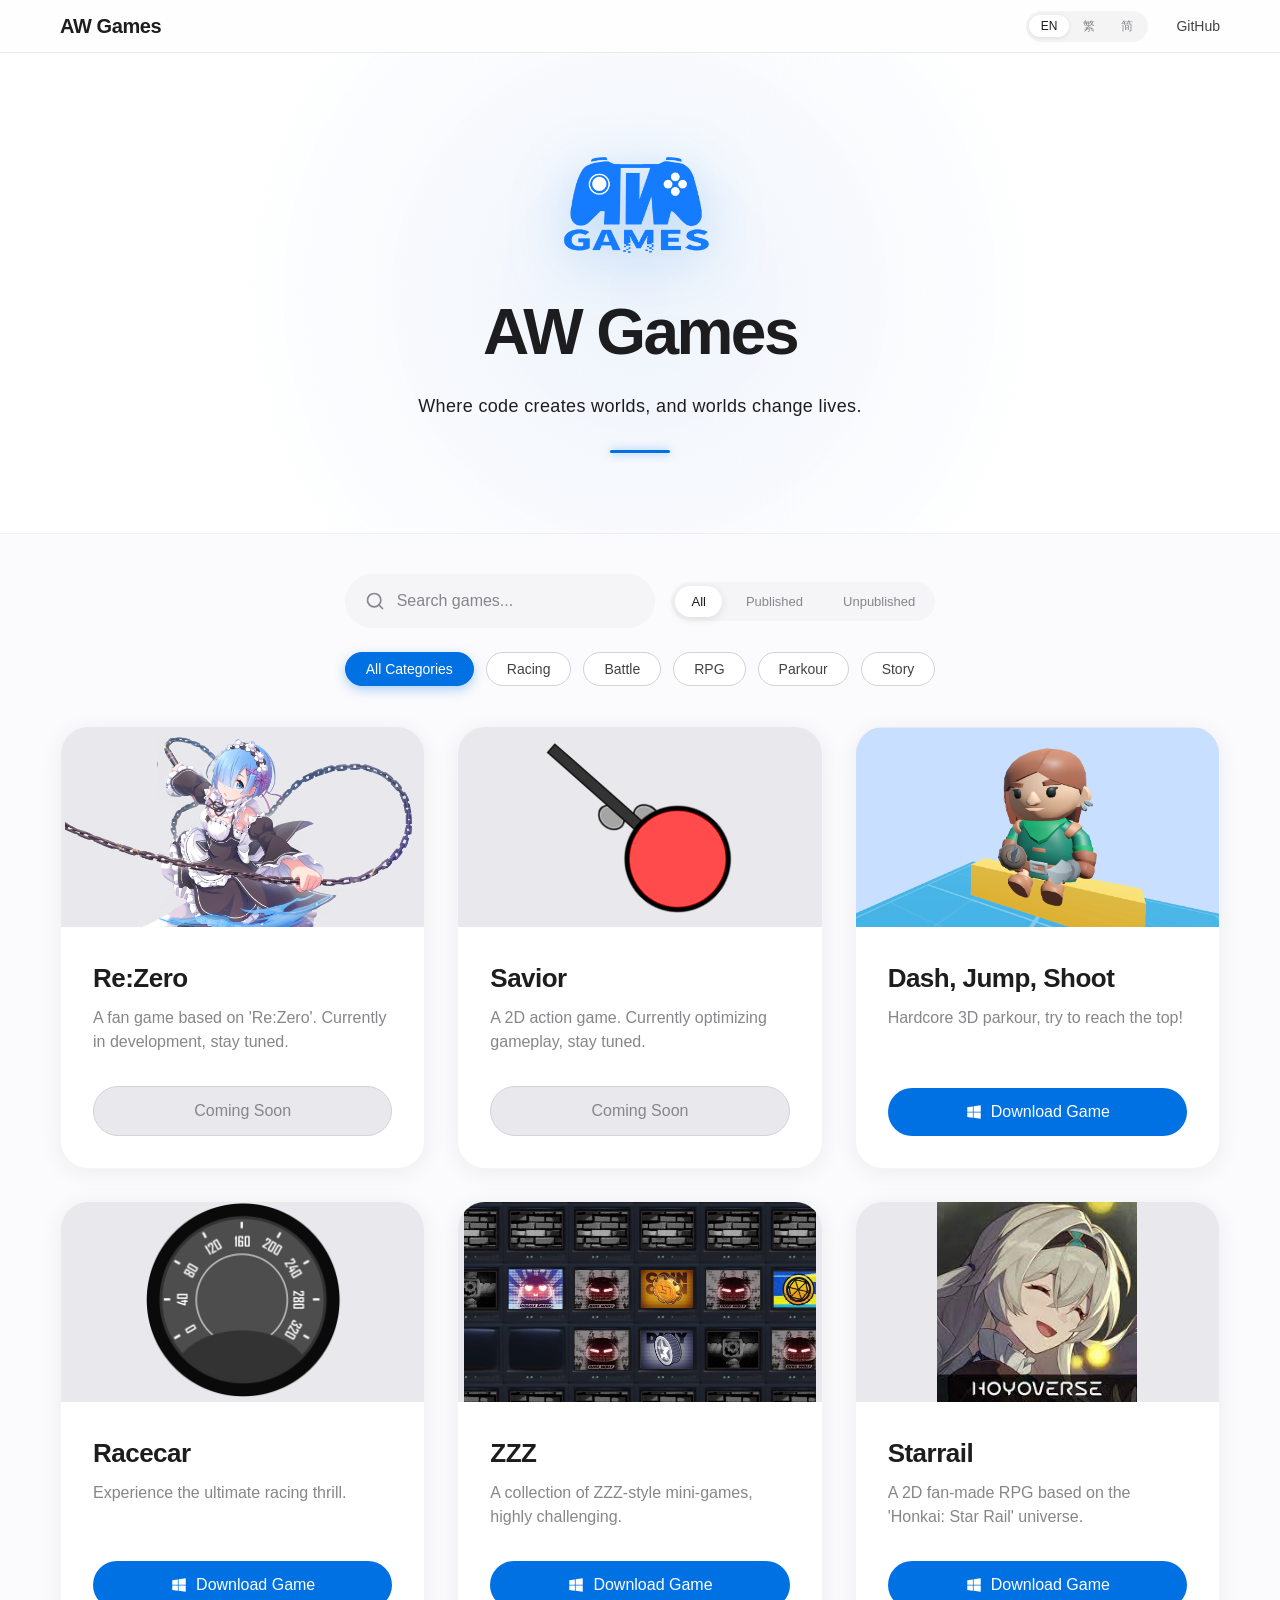
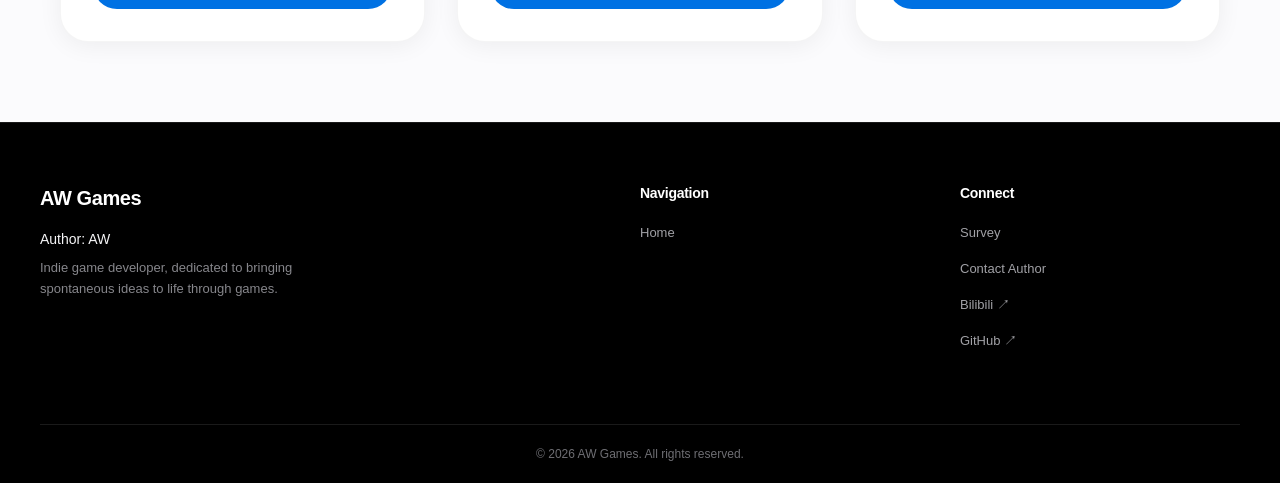
<file: index.html>
<!DOCTYPE html>
<html lang="zh-CN">
<head>
    <meta charset="UTF-8">
    <meta name="viewport" content="width=device-width, initial-scale=1.0">
    <title>AW Games</title>
    <link rel="stylesheet" href="style.css">
    <script src="i18n.js" defer></script>
    <style>
        /* 针对长文案微调 */
        .subtitle {
            font-size: 18px;
            letter-spacing: 0.02em;
            text-transform: none;
            line-height: 1.6;
            max-width: 600px;
            margin: 0 auto;
        }
        
        .btn-disabled {
            background-color: #e8e8ed;
            color: #86868b;
            cursor: not-allowed;
            border: 1px solid #d2d2d7;
        }
        .btn-disabled:hover { background-color: #e8e8ed; box-shadow: none; }

        .filter-top-row {
            display: flex;
            justify-content: space-between;
            align-items: center;
            width: 100%;
            max-width: 800px;
            margin: 0 auto;
            gap: 16px;
        }
        .filter-top-row .search-container { margin: 0; flex: 1; }

        .status-filters {
            display: flex;
            gap: 8px;
            background-color: #f5f5f7;
            padding: 4px;
            border-radius: 99px;
        }
        .status-btn {
            padding: 8px 16px;
            font-size: 13px;
            font-weight: 500;
            border-radius: 99px;
            border: none;
            background: transparent;
            color: #86868b;
            cursor: pointer;
            transition: all 0.2s ease;
        }
        .status-btn.active {
            background-color: #ffffff;
            color: #1d1d1f;
            box-shadow: 0 2px 8px rgba(0,0,0,0.1);
        }

        /* 极简语言切换器 */
        .lang-switch-group {
            display: flex;
            align-items: center;
            background-color: rgba(0, 0, 0, 0.04);
            padding: 3px;
            border-radius: 99px;
            gap: 2px;
        }
        .lang-btn {
            background: transparent;
            border: none;
            padding: 4px 12px;
            font-size: 12px;
            font-family: inherit;
            font-weight: 500;
            color: #86868b;
            border-radius: 99px;
            cursor: pointer;
            transition: all 0.3s ease;
        }
        .lang-btn:hover { color: #1d1d1f; }
        .lang-btn.active {
            background-color: #ffffff;
            color: #1d1d1f;
            box-shadow: 0 1px 4px rgba(0,0,0,0.1);
        }

        @media (max-width: 768px) {
            .filter-top-row { flex-direction: column; gap: 16px; }
            .status-filters { width: 100%; justify-content: center; }
            .status-btn { flex: 1; }
        }
    </style>
</head>
<body>

    <nav class="navbar">
        <div class="nav-content">
            <a href="index.html" class="nav-brand" data-i18n="nav_brand">AW Games</a>
            <div class="nav-links" style="align-items: center;">
                <div class="lang-switch-group" id="lang-switcher">
                    <button class="lang-btn" data-lang="en">EN</button>
                    <button class="lang-btn" data-lang="zh-TW">繁</button>
                    <button class="lang-btn active" data-lang="zh-CN">简</button>
                </div>
                <a href="https://github.com/aw-gd/AWGames" target="_blank" data-i18n="nav_github" style="margin-left: 8px;">GitHub</a>
            </div>
        </div>
    </nav>

    <div class="page-wrapper">
        
        <header class="hero">
            <div class="hero-content">
                <img src="assets/images/logo.png" alt="AW Games Logo" class="logo">
                <h1 class="hero-title" data-i18n="hero_title">AW Games</h1>
                <p class="subtitle" data-i18n="hero_subtitle">Where code creates worlds, and worlds change lives.</p>
                <div class="tech-line"></div>
            </div>
        </header>

        <section class="filter-section">
            <div class="filter-top-row">
                <div class="search-container">
                    <svg class="search-icon" viewBox="0 0 24 24" fill="none" stroke="currentColor" stroke-width="2" stroke-linecap="round" stroke-linejoin="round">
                        <circle cx="11" cy="11" r="8"></circle>
                        <line x1="21" y1="21" x2="16.65" y2="16.65"></line>
                    </svg>
                    <input type="text" id="search-input" placeholder="搜寻游戏..." autocomplete="off" data-i18n="search_placeholder">
                </div>
                
                <div class="status-filters" id="status-filters">
                    <button class="status-btn active" data-status="all" data-i18n="filter_all">全部</button>
                    <button class="status-btn" data-status="published" data-i18n="filter_published">已发布</button>
                    <button class="status-btn" data-status="unpublished" data-i18n="filter_unpublished">未发布</button>
                </div>
            </div>
            
            <div class="category-tabs" id="category-tabs">
                <button class="tab-btn active" data-filter="all" data-i18n="cat_all">所有分类</button>
                <button class="tab-btn" data-filter="竞速" data-i18n="cat_race">竞速</button>
                <button class="tab-btn" data-filter="战斗" data-i18n="cat_battle">战斗</button>
                <button class="tab-btn" data-filter="回合制" data-i18n="cat_rpg">回合制</button>
                <button class="tab-btn" data-filter="跑酷" data-i18n="cat_parkour">跑酷</button>
                <button class="tab-btn" data-filter="剧情" data-i18n="cat_story">剧情</button>
            </div>
        </section>

        <main class="game-grid" id="games">
            
            <!-- 游戏 1：Re:Zero -->
            <div class="game-card" data-title="Re:Zero" data-category="剧情 战斗" data-status="unpublished">
                <img src="assets/images/rezero.png" alt="Re:Zero Cover" class="card-cover-img">
                <div class="card-content">
                    <h2 data-i18n="game_rezero_title">Re:Zero</h2>
                    <p data-i18n="game_rezero_desc">《Re:从零开始的异世界生活》二创游戏，目前正在紧锣密鼓地开发中，敬请期待。</p>
                    <div class="actions">
                        <span class="btn btn-disabled" data-i18n="btn_unpublished">暂未发布</span>
                    </div>
                </div>
            </div>

            <!-- 游戏 2：Savior -->
            <div class="game-card" data-title="Savior" data-category="战斗" data-status="unpublished">
                <img src="assets/images/Savior.png" alt="Savior Cover" class="card-cover-img">
                <div class="card-content">
                    <h2 data-i18n="game_savior_title">Savior</h2>
                    <p data-i18n="game_savior_desc">2D 平面战斗游戏。目前正在优化核心手感，敬请期待。</p>
                    <div class="actions">
                        <span class="btn btn-disabled" data-i18n="btn_unpublished">暂未发布</span>
                    </div>
                </div>
            </div>

            <!-- 游戏 3：冲，跳，射 -->
            <div class="game-card" data-title="冲，跳，射 djs" data-category="跑酷 战斗 竞速" data-status="published">
                <img src="assets/images/djs.png" alt="冲，跳，射 Cover" class="card-cover-img">
                <div class="card-content">
                    <h2 data-i18n="game_djs_title">冲，跳，射</h2>
                    <p data-i18n="game_djs_desc">硬核 3D 跑酷，努力抵达最高处吧！</p>
                    <div class="actions">
                        <!-- ⚠️ 修改：去掉了 a 标签的 data-i18n，只保留内部 span 的 data-i18n -->
                        <a href="https://drive.google.com/uc?export=download&id=1T-NZseuurfFHj-W49e1V_IjwDMbcEEYS" target="_blank" class="btn btn-primary" style="display: flex; align-items: center; justify-content: center; gap: 8px;">
                            <svg viewBox="0 0 24 24" fill="currentColor" width="18" height="18">
                                <path d="M3 5.5L10.5 4.5V11.5H3V5.5ZM3 18.5L10.5 19.5V12.5H3V18.5ZM11.5 4.3L21 3V11.5H11.5V4.3ZM11.5 19.7L21 21V12.5H11.5V19.7Z"/>
                            </svg>
                            <span data-i18n="btn_download">下载游戏</span>
                        </a>
                    </div>
                </div>
            </div>

            <!-- 游戏 4：Racecar -->
            <div class="game-card" data-title="Racecar" data-category="竞速" data-status="published">
                <img src="assets/images/racecar.png" alt="Racecar Cover" class="card-cover-img">
                <div class="card-content">
                    <h2 data-i18n="game_racecar_title">Racecar</h2>
                    <p data-i18n="game_racecar_desc">体验极致的竞速快感。</p>
                    <div class="actions">
                        <a href="downloads/racecar.zip" download class="btn btn-primary" style="display: flex; align-items: center; justify-content: center; gap: 8px;">
                            <svg viewBox="0 0 24 24" fill="currentColor" width="18" height="18">
                                <path d="M3 5.5L10.5 4.5V11.5H3V5.5ZM3 18.5L10.5 19.5V12.5H3V18.5ZM11.5 4.3L21 3V11.5H11.5V4.3ZM11.5 19.7L21 21V12.5H11.5V19.7Z"/>
                            </svg>
                            <span data-i18n="btn_download">下载游戏</span>
                        </a>
                    </div>
                </div>
            </div>

            <!-- 游戏 5：ZZZ -->
            <div class="game-card" data-title="ZZZ" data-category="跑酷 剧情 战斗" data-status="published">
                <img src="assets/images/zzz.png" alt="ZZZ Cover" class="card-cover-img">
                <div class="card-content">
                    <h2 data-i18n="game_zzz_title">ZZZ</h2>
                    <p data-i18n="game_zzz_desc">绝区零风格小游戏集锦，富有挑战性。</p>
                    <div class="actions">
                        <a href="https://drive.google.com/uc?export=download&id=1K3ZExg3eFGngpBiqSQ1Y1tHGcHQIuuYn" target="_blank" class="btn btn-primary" style="display: flex; align-items: center; justify-content: center; gap: 8px;">
                            <svg viewBox="0 0 24 24" fill="currentColor" width="18" height="18">
                                <path d="M3 5.5L10.5 4.5V11.5H3V5.5ZM3 18.5L10.5 19.5V12.5H3V18.5ZM11.5 4.3L21 3V11.5H11.5V4.3ZM11.5 19.7L21 21V12.5H11.5V19.7Z"/>
                            </svg>
                            <span data-i18n="btn_download">下载游戏</span>
                        </a>
                    </div>
                </div>
            </div>

            <!-- 游戏 6：Starrail -->
            <div class="game-card" data-title="Starrail" data-category="回合制 战斗" data-status="published">
                <img src="assets/images/Starrail.jpg" alt="Starrail Cover" class="card-cover-img">
                <div class="card-content">
                    <h2 data-i18n="game_starrail_title">Starrail</h2>
                    <p data-i18n="game_starrail_desc">基于《崩坏：星穹铁道》世界观打造的 2D 二创回合制游戏。</p>
                    <div class="actions">
                        <a href="https://drive.google.com/uc?export=download&id=17behXvdSyk-YuUEpkkfteKibXTQf7SaF" target="_blank" class="btn btn-primary" style="display: flex; align-items: center; justify-content: center; gap: 8px;">
                            <svg viewBox="0 0 24 24" fill="currentColor" width="18" height="18">
                                <path d="M3 5.5L10.5 4.5V11.5H3V5.5ZM3 18.5L10.5 19.5V12.5H3V18.5ZM11.5 4.3L21 3V11.5H11.5V4.3ZM11.5 19.7L21 21V12.5H11.5V19.7Z"/>
                            </svg>
                            <span data-i18n="btn_download">下载游戏</span>
                        </a>
                    </div>
                </div>
            </div>

        </main>

        <div class="empty-state" id="empty-state">
            <p data-i18n="empty_state">没有找到相关游戏</p>
        </div>
    </div>

    <div id="footer-placeholder"></div>

    <script>
        document.addEventListener('DOMContentLoaded', () => {
            const searchInput = document.getElementById('search-input');
            const statusBtns = document.querySelectorAll('.status-btn');
            const tabButtons = document.querySelectorAll('.tab-btn');
            const gameCards = document.querySelectorAll('.game-card');
            const emptyState = document.getElementById('empty-state');

            let currentStatus = 'all';
            let currentCategory = 'all';
            let currentSearch = '';

            function filterGames() {
                let visibleCount = 0;
                gameCards.forEach(card => {
                    const title = card.getAttribute('data-title').toLowerCase();
                    const category = card.getAttribute('data-category');
                    const status = card.getAttribute('data-status');
                    const categories = category ? category.split(' ') : [];
                    
                    const matchStatus = (currentStatus === 'all' || status === currentStatus);
                    const matchCategory = (currentCategory === 'all' || categories.includes(currentCategory));
                    const matchSearch = title.includes(currentSearch.toLowerCase());

                    if (matchStatus && matchCategory && matchSearch) {
                        card.style.display = 'flex';
                        visibleCount++;
                    } else {
                        card.style.display = 'none';
                    }
                });
                emptyState.style.display = visibleCount === 0 ? 'block' : 'none';
            }

            searchInput.addEventListener('input', (e) => {
                currentSearch = e.target.value.trim();
                filterGames();
            });

            statusBtns.forEach(btn => {
                btn.addEventListener('click', () => {
                    statusBtns.forEach(b => b.classList.remove('active'));
                    btn.classList.add('active');
                    currentStatus = btn.getAttribute('data-status');
                    filterGames();
                });
            });

            tabButtons.forEach(btn => {
                btn.addEventListener('click', () => {
                    tabButtons.forEach(b => b.classList.remove('active'));
                    btn.classList.add('active');
                    currentCategory = btn.getAttribute('data-filter');
                    filterGames();
                });
            });
        });
    </script>
    
    <script src="footer.js"></script>
</body>
</html>
</file>
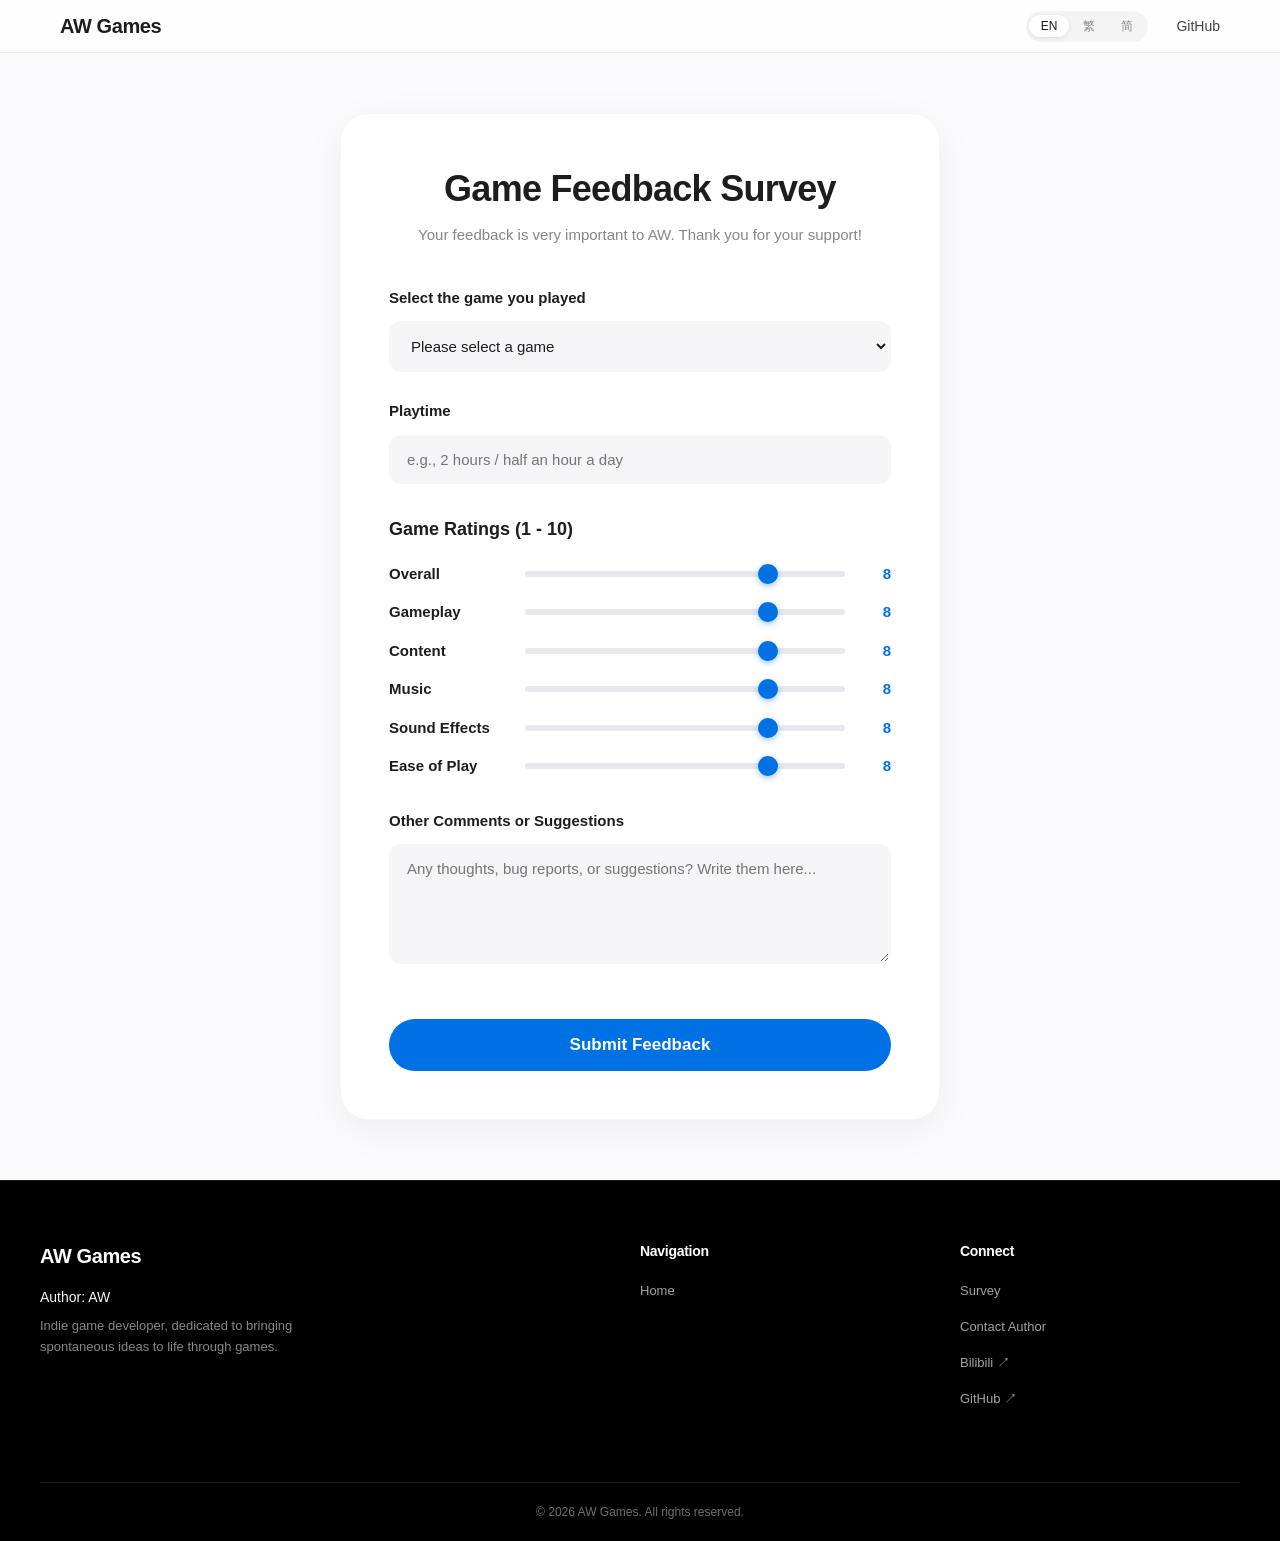
<file: survey.html>
<!DOCTYPE html>
<html lang="zh-CN">
<head>
    <meta charset="UTF-8">
    <meta name="viewport" content="width=device-width, initial-scale=1.0">
    <title>问卷调查 - AW Games</title>
    <link rel="stylesheet" href="style.css">
    <script src="i18n.js" defer></script>
    <style>
        /* 顶部语言切换器样式（与主页一致） */
        .lang-switch-group {
            display: flex;
            align-items: center;
            background-color: rgba(0, 0, 0, 0.04);
            padding: 3px;
            border-radius: 99px;
            gap: 2px;
        }
        .lang-btn {
            background: transparent;
            border: none;
            padding: 4px 12px;
            font-size: 12px;
            font-family: inherit;
            font-weight: 500;
            color: #86868b;
            border-radius: 99px;
            cursor: pointer;
            transition: all 0.3s ease;
        }
        .lang-btn:hover { color: #1d1d1f; }
        .lang-btn.active {
            background-color: #ffffff;
            color: #1d1d1f;
            box-shadow: 0 1px 4px rgba(0,0,0,0.1);
        }

        /* 问卷专属样式 */
        .survey-container {
            max-width: 600px;
            width: 100%;
            background: #ffffff;
            padding: 48px;
            border-radius: 28px;
            box-shadow: 0 10px 40px rgba(0,0,0,0.06);
            border: 1px solid rgba(0,0,0,0.04);
            margin: 60px auto;
        }

        .survey-container h1 {
            font-size: 36px;
            font-weight: 700;
            letter-spacing: -0.02em;
            margin-bottom: 8px;
            color: #1d1d1f;
            text-align: center;
        }

        .survey-container p.desc {
            color: #86868b;
            text-align: center;
            margin-bottom: 40px;
            font-size: 15px;
        }

        .form-group { margin-bottom: 28px; }

        .form-group label {
            display: block;
            font-size: 15px;
            font-weight: 600;
            color: #1d1d1f;
            margin-bottom: 12px;
        }

        .form-control {
            width: 100%;
            padding: 14px 16px;
            font-size: 15px;
            font-family: inherit;
            background-color: #f5f5f7;
            border: 2px solid transparent;
            border-radius: 12px;
            color: #1d1d1f;
            outline: none;
            transition: all 0.3s ease;
        }

        .form-control:focus {
            background-color: #ffffff;
            border-color: #0071e3;
            box-shadow: 0 0 0 4px rgba(0, 113, 227, 0.1);
        }

        textarea.form-control { resize: vertical; min-height: 120px; }

        .rating-group {
            display: flex;
            align-items: center;
            justify-content: space-between;
            margin-bottom: 16px;
        }

        .rating-group label { margin-bottom: 0; width: 120px; }

        .rating-slider {
            flex: 1;
            margin: 0 16px;
            -webkit-appearance: none;
            appearance: none;
            width: 100%;
            height: 6px;
            background: #e8e8ed;
            border-radius: 3px;
            outline: none;
        }

        .rating-slider::-webkit-slider-thumb {
            -webkit-appearance: none;
            appearance: none;
            width: 20px;
            height: 20px;
            border-radius: 50%;
            background: #0071e3;
            cursor: pointer;
            box-shadow: 0 2px 6px rgba(0, 113, 227, 0.4);
            transition: transform 0.1s ease;
        }

        .rating-slider::-webkit-slider-thumb:hover { transform: scale(1.15); }

        .rating-value {
            width: 30px;
            text-align: right;
            font-weight: 600;
            color: #0071e3;
            font-size: 15px;
        }

        .submit-btn {
            width: 100%;
            padding: 16px;
            font-size: 17px;
            font-weight: 600;
            margin-top: 20px;
            border: none;
            cursor: pointer;
            font-family: inherit;
        }

        @media (max-width: 600px) {
            .survey-container { padding: 30px 20px; margin: 30px auto; }
            .rating-group { flex-direction: column; align-items: flex-start; gap: 8px; }
            .rating-slider { margin: 8px 0; width: 100%; }
            .rating-value { text-align: left; width: auto; }
        }
    </style>
</head>
<body>

    <nav class="navbar">
        <div class="nav-content">
            <a href="index.html" class="nav-brand" data-i18n="nav_brand">AW Games</a>
            <div class="nav-links" style="align-items: center;">
                <!-- 语言切换器 -->
                <div class="lang-switch-group" id="lang-switcher">
                    <button class="lang-btn" data-lang="en">EN</button>
                    <button class="lang-btn" data-lang="zh-TW">繁</button>
                    <button class="lang-btn active" data-lang="zh-CN">简</button>
                </div>
                <a href="https://github.com/aw-gd/AWGames" target="_blank" data-i18n="nav_github" style="margin-left: 8px;">GitHub</a>
            </div>
        </div>
    </nav>

    <div class="page-wrapper">
        
        <div class="survey-container">
            <h1 data-i18n="survey_title">游戏反馈问卷</h1>
            <p class="desc" data-i18n="survey_desc">您的反馈对 AW 非常重要，感谢您的支持！</p>

            <form id="surveyForm">
                
                <div class="form-group">
                    <label for="gameSelect" data-i18n="survey_game_label">选择玩了的游戏</label>
                    <select id="gameSelect" class="form-control" required>
                        <option value="" disabled selected data-i18n="survey_game_placeholder">请选择一款游戏</option>
                        <option value="Re:Zero">Re:Zero</option>
                        <option value="Savior">Savior</option>
                        <option value="冲，跳，射">Dash, Jump, Shoot</option>
                        <option value="Racecar">Racecar</option>
                        <option value="ZZZ">ZZZ</option>
                        <option value="Starrail">Starrail</option>
                    </select>
                </div>

                <div class="form-group">
                    <label for="playTime" data-i18n="survey_time_label">填写游玩时长</label>
                    <input type="text" id="playTime" class="form-control" placeholder="例如：2 小时 / 每天玩半小时" required data-i18n="survey_time_placeholder">
                </div>

                <div class="form-group" style="margin-top: 32px;">
                    <label style="margin-bottom: 20px; font-size: 18px;" data-i18n="survey_rating_title">游戏评分 (1 - 10分)</label>
                    
                    <div class="rating-group">
                        <label for="scoreOverall" data-i18n="survey_score_overall">整体评分</label>
                        <input type="range" id="scoreOverall" class="rating-slider" min="1" max="10" value="8" oninput="document.getElementById('valOverall').innerText = this.value">
                        <span class="rating-value" id="valOverall">8</span>
                    </div>

                    <div class="rating-group">
                        <label for="scoreGameplay" data-i18n="survey_score_gameplay">玩法评分</label>
                        <input type="range" id="scoreGameplay" class="rating-slider" min="1" max="10" value="8" oninput="document.getElementById('valGameplay').innerText = this.value">
                        <span class="rating-value" id="valGameplay">8</span>
                    </div>

                    <div class="rating-group">
                        <label for="scoreContent" data-i18n="survey_score_content">内容评分</label>
                        <input type="range" id="scoreContent" class="rating-slider" min="1" max="10" value="8" oninput="document.getElementById('valContent').innerText = this.value">
                        <span class="rating-value" id="valContent">8</span>
                    </div>

                    <div class="rating-group">
                        <label for="scoreMusic" data-i18n="survey_score_music">音乐评分</label>
                        <input type="range" id="scoreMusic" class="rating-slider" min="1" max="10" value="8" oninput="document.getElementById('valMusic').innerText = this.value">
                        <span class="rating-value" id="valMusic">8</span>
                    </div>

                    <div class="rating-group">
                        <label for="scoreSFX" data-i18n="survey_score_sfx">音效评分</label>
                        <input type="range" id="scoreSFX" class="rating-slider" min="1" max="10" value="8" oninput="document.getElementById('valSFX').innerText = this.value">
                        <span class="rating-value" id="valSFX">8</span>
                    </div>

                    <div class="rating-group">
                        <label for="scoreEasy" data-i18n="survey_score_easy">易玩程度</label>
                        <input type="range" id="scoreEasy" class="rating-slider" min="1" max="10" value="8" oninput="document.getElementById('valEasy').innerText = this.value">
                        <span class="rating-value" id="valEasy">8</span>
                    </div>
                </div>

                <div class="form-group" style="margin-top: 32px;">
                    <label for="otherFeedback" data-i18n="survey_feedback_label">其他意见或建议</label>
                    <textarea id="otherFeedback" class="form-control" placeholder="有任何想法、Bug反馈或建议，都可以写在这里..." data-i18n="survey_feedback_placeholder"></textarea>
                </div>

                <button type="submit" class="btn btn-primary submit-btn" data-i18n="survey_submit_btn">提交反馈</button>
            </form>

        </div>

    </div> <!-- page-wrapper 结束 -->

    <!-- 统一 Footer 占位符 -->
    <div id="footer-placeholder"></div>

    <script>
        document.getElementById('surveyForm').addEventListener('submit', function(e) {
            e.preventDefault();

            const game = document.getElementById('gameSelect').value;
            const time = document.getElementById('playTime').value;
            
            const overall = document.getElementById('scoreOverall').value;
            const gameplay = document.getElementById('scoreGameplay').value;
            const content = document.getElementById('scoreContent').value;
            const music = document.getElementById('scoreMusic').value;
            const sfx = document.getElementById('scoreSFX').value;
            const easy = document.getElementById('scoreEasy').value;
            
            const feedback = document.getElementById('otherFeedback').value;

            if (!game) {
                alert("请选择你玩的游戏！");
                return;
            }

            const emailSubject = encodeURIComponent(`[游戏反馈] ${game} - AW Games`);
            
            const emailBody = encodeURIComponent(
                `AW 你好，\n\n以下是我的游戏体验反馈：\n\n` +
                `【游戏名称】 ${game}\n` +
                `【游玩时长】 ${time || '未填写'}\n\n` +
                `=====================\n` +
                `【评分详情】\n` +
                `- 整体评分：${overall} 分\n` +
                `- 玩法评分：${gameplay} 分\n` +
                `- 内容评分：${content} 分\n` +
                `- 音乐评分：${music} 分\n` +
                `- 音效评分：${sfx} 分\n` +
                `- 易玩程度：${easy} 分\n\n` +
                `=====================\n` +
                `【其他意见】\n` +
                `${feedback || '无'}\n\n` +
                `---------------------\n` +
                `此邮件由 AW Games 问卷调查自动生成。`
            );

            window.location.href = `mailto:antw6426@gmail.com?subject=${emailSubject}&body=${emailBody}`;
            
            setTimeout(() => {
                alert("已为您生成邮件，请在弹出的邮件软件中点击发送！");
            }, 500);
        });
    </script>
    
    <!-- 引入 Footer 脚本 -->
    <script src="footer.js"></script>
</body>
</html>
</file>
<file: style.css>
/* ================= 全局重置与基础设置 ================= */
* {
    box-sizing: border-box;
    margin: 0;
    padding: 0;
}

body {
    font-family: -apple-system, BlinkMacSystemFont, "SF Pro Display", "Segoe UI", Roboto, Helvetica, Arial, sans-serif;
    background-color: #fbfbfd;
    color: #1d1d1f;
    line-height: 1.5;
    -webkit-font-smoothing: antialiased;
    display: flex;
    flex-direction: column;
    min-height: 100vh;
}

/* ================= 顶部导航栏 ================= */
.navbar {
    position: sticky;
    top: 0;
    z-index: 1000;
    background-color: rgba(255, 255, 255, 0.7);
    backdrop-filter: saturate(180%) blur(20px);
    -webkit-backdrop-filter: saturate(180%) blur(20px);
    border-bottom: 1px solid rgba(0, 0, 0, 0.08);
}

.nav-content {
    max-width: 1200px;
    margin: 0 auto;
    padding: 0 20px;
    height: 52px;
    display: flex;
    align-items: center;
    justify-content: space-between;
}

.nav-brand {
    text-decoration: none;
    color: #1d1d1f;
    font-weight: 600;
    font-size: 20px;
    letter-spacing: -0.02em;
}

/* 右侧链接组 */
.nav-links {
    display: flex;
    gap: 20px;
    align-items: center;
}

.nav-links a {
    text-decoration: none;
    color: #424245;
    font-size: 14px;
    transition: color 0.2s ease;
}

.nav-links a:hover { color: #000; }

/* 语言切换器 (与 index.html / survey.html 里 <style> 的设定配合) */
.lang-switch-group {
    display: flex;
    align-items: center;
    background-color: rgba(0, 0, 0, 0.04);
    padding: 3px;
    border-radius: 99px;
    gap: 2px;
}

.lang-btn {
    background: transparent;
    border: none;
    padding: 4px 12px;
    font-size: 12px;
    font-family: inherit;
    font-weight: 500;
    color: #86868b;
    border-radius: 99px;
    cursor: pointer;
    transition: all 0.3s ease;
}

.lang-btn:hover { color: #1d1d1f; }

.lang-btn.active {
    background-color: #ffffff;
    color: #1d1d1f;
    box-shadow: 0 1px 4px rgba(0,0,0,0.1);
}

/* ================= 页面主体包裹层 ================= */
.page-wrapper {
    flex: 1;
    display: flex;
    flex-direction: column;
}

/* ================= 头部 Hero 区域 ================= */
.hero {
    position: relative;
    background: radial-gradient(circle at 50% 50%, rgba(0, 113, 227, 0.05) 0%, #ffffff 60%);
    padding: 100px 20px 80px 20px;
    text-align: center;
    display: flex;
    justify-content: center;
    border-bottom: 1px solid rgba(0, 0, 0, 0.05);
}

.hero-content {
    position: relative;
    z-index: 1;
    display: flex;
    flex-direction: column;
    align-items: center;
}

.logo {
    width: 280px;
    max-width: 80%;
    height: auto;
    margin-bottom: 30px;
    transition: transform 0.4s cubic-bezier(0.2, 0.8, 0.2, 1), filter 0.4s ease;
    filter: drop-shadow(0 15px 30px rgba(0, 113, 227, 0.25));
}

.logo:hover {
    transform: scale(1.02);
    filter: drop-shadow(0 20px 40px rgba(0, 113, 227, 0.4));
}

.hero-title {
    font-size: 64px;
    font-weight: 800;
    letter-spacing: -0.04em;
    margin-bottom: 12px;
    color: #1d1d1f;
}

.tech-line {
    margin-top: 30px;
    width: 60px;
    height: 3px;
    background-color: #0071e3;
    border-radius: 2px;
    box-shadow: 0 0 10px rgba(0, 113, 227, 0.5);
}

/* ================= 搜索与分类筛选区 ================= */
.filter-section {
    max-width: 800px;
    margin: 40px auto;
    padding: 0 20px;
    display: flex;
    flex-direction: column;
    align-items: center;
    gap: 24px;
}

.filter-top-row {
    display: flex;
    justify-content: space-between;
    align-items: center;
    width: 100%;
    max-width: 800px;
    margin: 0 auto;
    gap: 16px;
}

.filter-top-row .search-container {
    margin: 0;
    flex: 1;
}

.search-container {
    position: relative;
    width: 100%;
    max-width: 500px;
}

.search-icon {
    position: absolute;
    left: 20px;
    top: 50%;
    transform: translateY(-50%);
    width: 20px;
    height: 20px;
    color: #86868b;
}

#search-input {
    width: 100%;
    padding: 16px 20px 16px 50px;
    font-size: 16px;
    font-family: inherit;
    background-color: #f5f5f7;
    border: 2px solid transparent;
    border-radius: 99px;
    color: #1d1d1f;
    outline: none;
    transition: all 0.3s ease;
}

#search-input::placeholder { color: #86868b; }

#search-input:focus {
    background-color: #ffffff;
    border-color: #0071e3;
    box-shadow: 0 0 0 4px rgba(0, 113, 227, 0.1);
}

/* 状态筛选小胶囊 */
.status-filters {
    display: flex;
    gap: 8px;
    background-color: #f5f5f7;
    padding: 4px;
    border-radius: 99px;
}

.status-btn {
    padding: 8px 16px;
    font-size: 13px;
    font-weight: 500;
    border-radius: 99px;
    border: none;
    background: transparent;
    color: #86868b;
    cursor: pointer;
    transition: all 0.2s ease;
}

.status-btn.active {
    background-color: #ffffff;
    color: #1d1d1f;
    box-shadow: 0 2px 8px rgba(0,0,0,0.1);
}

/* 分类标签 */
.category-tabs {
    display: flex;
    flex-wrap: wrap;
    justify-content: center;
    gap: 12px;
}

.tab-btn {
    padding: 8px 20px;
    font-size: 14px;
    font-weight: 500;
    font-family: inherit;
    color: #424245;
    background-color: #ffffff;
    border: 1px solid #d2d2d7;
    border-radius: 99px;
    cursor: pointer;
    transition: all 0.2s ease;
}

.tab-btn:hover { background-color: #f5f5f7; }

.tab-btn.active {
    background-color: #0071e3;
    color: #ffffff;
    border-color: #0071e3;
    box-shadow: 0 4px 12px rgba(0, 113, 227, 0.3);
}

/* ================= 游戏网格布局 ================= */
.game-grid {
    display: grid;
    grid-template-columns: repeat(auto-fill, minmax(320px, 1fr));
    gap: 32px;
    max-width: 1200px;
    margin: 0 auto 80px auto;
    width: 100%;
    padding: 0 20px;
    position: relative;
    z-index: 10;
}

/* ================= 卡片设计 ================= */
.game-card {
    background-color: #ffffff;
    border-radius: 28px;
    overflow: hidden;
    box-shadow: 0 4px 24px rgba(0, 0, 0, 0.06);
    transition: transform 0.4s cubic-bezier(0.2, 0.8, 0.2, 1), box-shadow 0.4s ease;
    display: flex;
    flex-direction: column;
    border: 1px solid rgba(0, 0, 0, 0.04);
}

.game-card:hover {
    transform: translateY(-8px) scale(1.01);
    box-shadow: 0 20px 40px rgba(0, 0, 0, 0.1);
}

.card-cover-img {
    width: 100%;
    height: 200px;
    object-fit: contain;
    background-color: #e8e8ed;
    display: block;
}

.card-content {
    padding: 32px;
    display: flex;
    flex-direction: column;
    flex-grow: 1;
}

.card-content h2 {
    font-size: 26px;
    font-weight: 600;
    letter-spacing: -0.02em;
    margin-bottom: 8px;
    color: #1d1d1f;
}

.card-content p {
    color: #86868b;
    font-size: 16px;
    margin-bottom: 32px;
    flex-grow: 1;
}

/* ================= 按钮组 ================= */
.actions {
    display: flex;
    gap: 16px;
}

.btn {
    text-decoration: none;
    padding: 12px 24px;
    border-radius: 99px;
    font-size: 16px;
    font-weight: 500;
    text-align: center;
    transition: all 0.2s ease;
    flex: 1;
}

.btn-primary {
    background-color: #0071e3;
    color: #ffffff;
}

.btn-primary:hover {
    background-color: #0077ed;
    box-shadow: 0 4px 12px rgba(0, 113, 227, 0.3);
}

.btn-secondary {
    background-color: #e8e8ed;
    color: #1d1d1f;
}

.btn-secondary:hover { background-color: #d2d2d7; }

.btn-disabled {
    background-color: #e8e8ed;
    color: #86868b;
    cursor: not-allowed;
    border: 1px solid #d2d2d7;
}

.btn-disabled:hover {
    background-color: #e8e8ed;
    box-shadow: none;
}

/* ================= 空状态提示 ================= */
.empty-state {
    display: none;
    text-align: center;
    padding: 60px 20px;
    color: #86868b;
    font-size: 18px;
    font-weight: 500;
}

/* ================= 底部信息栏 ================= */
.site-footer {
    background-color: #000000;
    border-top: 1px solid rgba(255, 255, 255, 0.1);
    padding: 60px 20px 20px 20px;
    margin-top: auto;
    color: #a1a1a6;
}

.footer-container {
    max-width: 1200px;
    margin: 0 auto;
    display: grid;
    grid-template-columns: 2fr 1fr 1fr; 
    gap: 40px;
    margin-bottom: 60px;
}

.footer-col h3, .footer-col h4 {
    color: #ffffff;
    font-weight: 600;
    margin-bottom: 16px;
    letter-spacing: -0.02em;
}

.footer-col h3 { font-size: 20px; }
.footer-col h4 { font-size: 14px; }

.author-name {
    color: #f5f5f7;
    font-size: 14px;
    font-weight: 500;
    margin-bottom: 8px;
}

.author-desc {
    font-size: 13px;
    line-height: 1.6;
    color: #86868b;
    max-width: 300px;
}

.footer-list {
    list-style: none;
    padding: 0;
    margin: 0;
}

.footer-list li { margin-bottom: 12px; }

.footer-list a {
    color: #a1a1a6;
    text-decoration: none;
    font-size: 13px;
    transition: color 0.2s ease;
}

.footer-list a:hover { color: #ffffff; }

.footer-bottom {
    max-width: 1200px;
    margin: 0 auto;
    padding-top: 20px;
    border-top: 1px solid rgba(255, 255, 255, 0.1);
    text-align: center;
    font-size: 12px;
    color: #6e6e73;
}

/* ================= 响应式适配 ================= */
@media (max-width: 768px) {
    .footer-container { grid-template-columns: 1fr; gap: 40px; }
    .filter-top-row { flex-direction: column; gap: 16px; }
    .status-filters { width: 100%; justify-content: center; }
    .status-btn { flex: 1; }
}

/* ⚠️ 修复手机端导航栏隐藏的问题 */
@media (max-width: 600px) {
    /* 取消隐藏，并调整间距 */
    .nav-links { 
        display: flex; 
        gap: 12px; 
        align-items: center;
    }
    
    .nav-brand { font-size: 18px; }
    .nav-links a { font-size: 13px; }

    /* 缩小手机端语言切换器 */
    .lang-switch-group { padding: 2px; }
    .lang-btn { padding: 3px 8px; font-size: 11px; }

    /* Hero 区域保持原样 */
    .hero { padding: 60px 20px; }
    .hero-title { font-size: 44px; }
    .subtitle { font-size: 16px; }
    .logo { width: 200px; }
}
</file>
